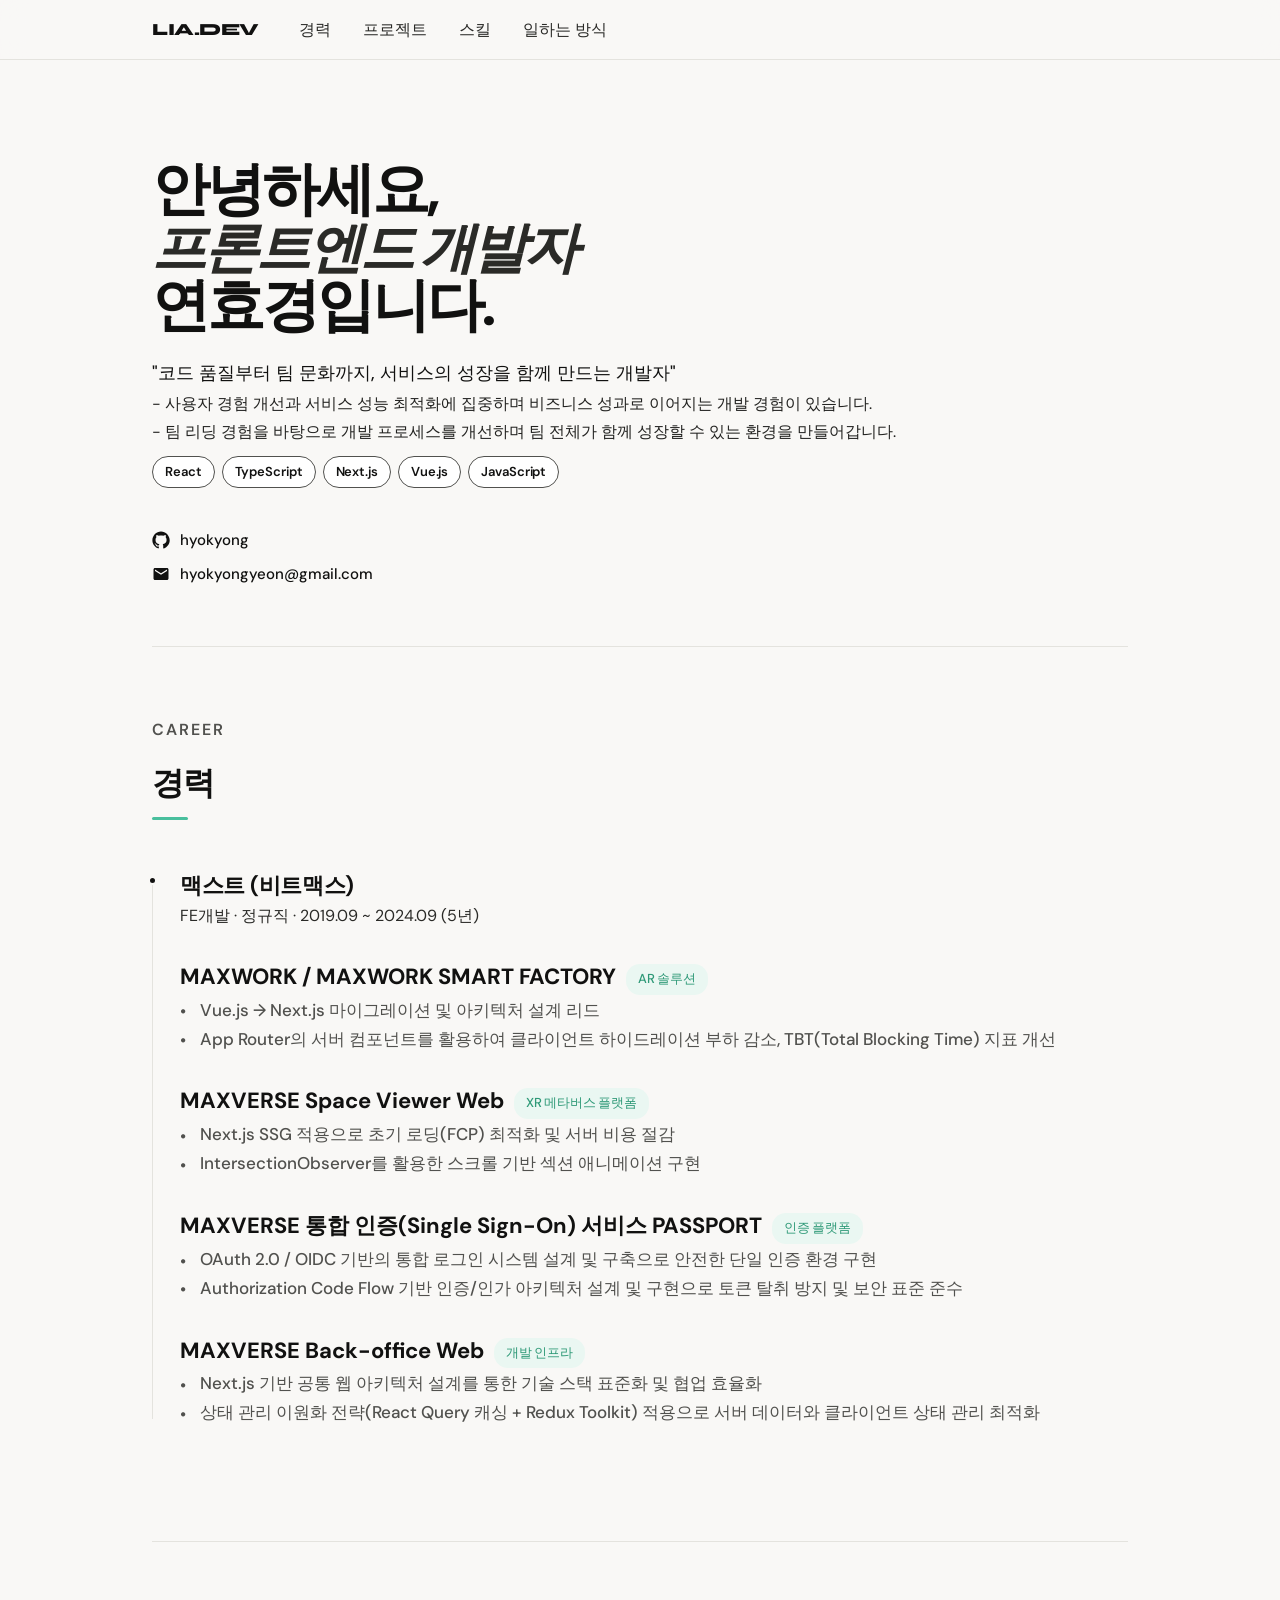
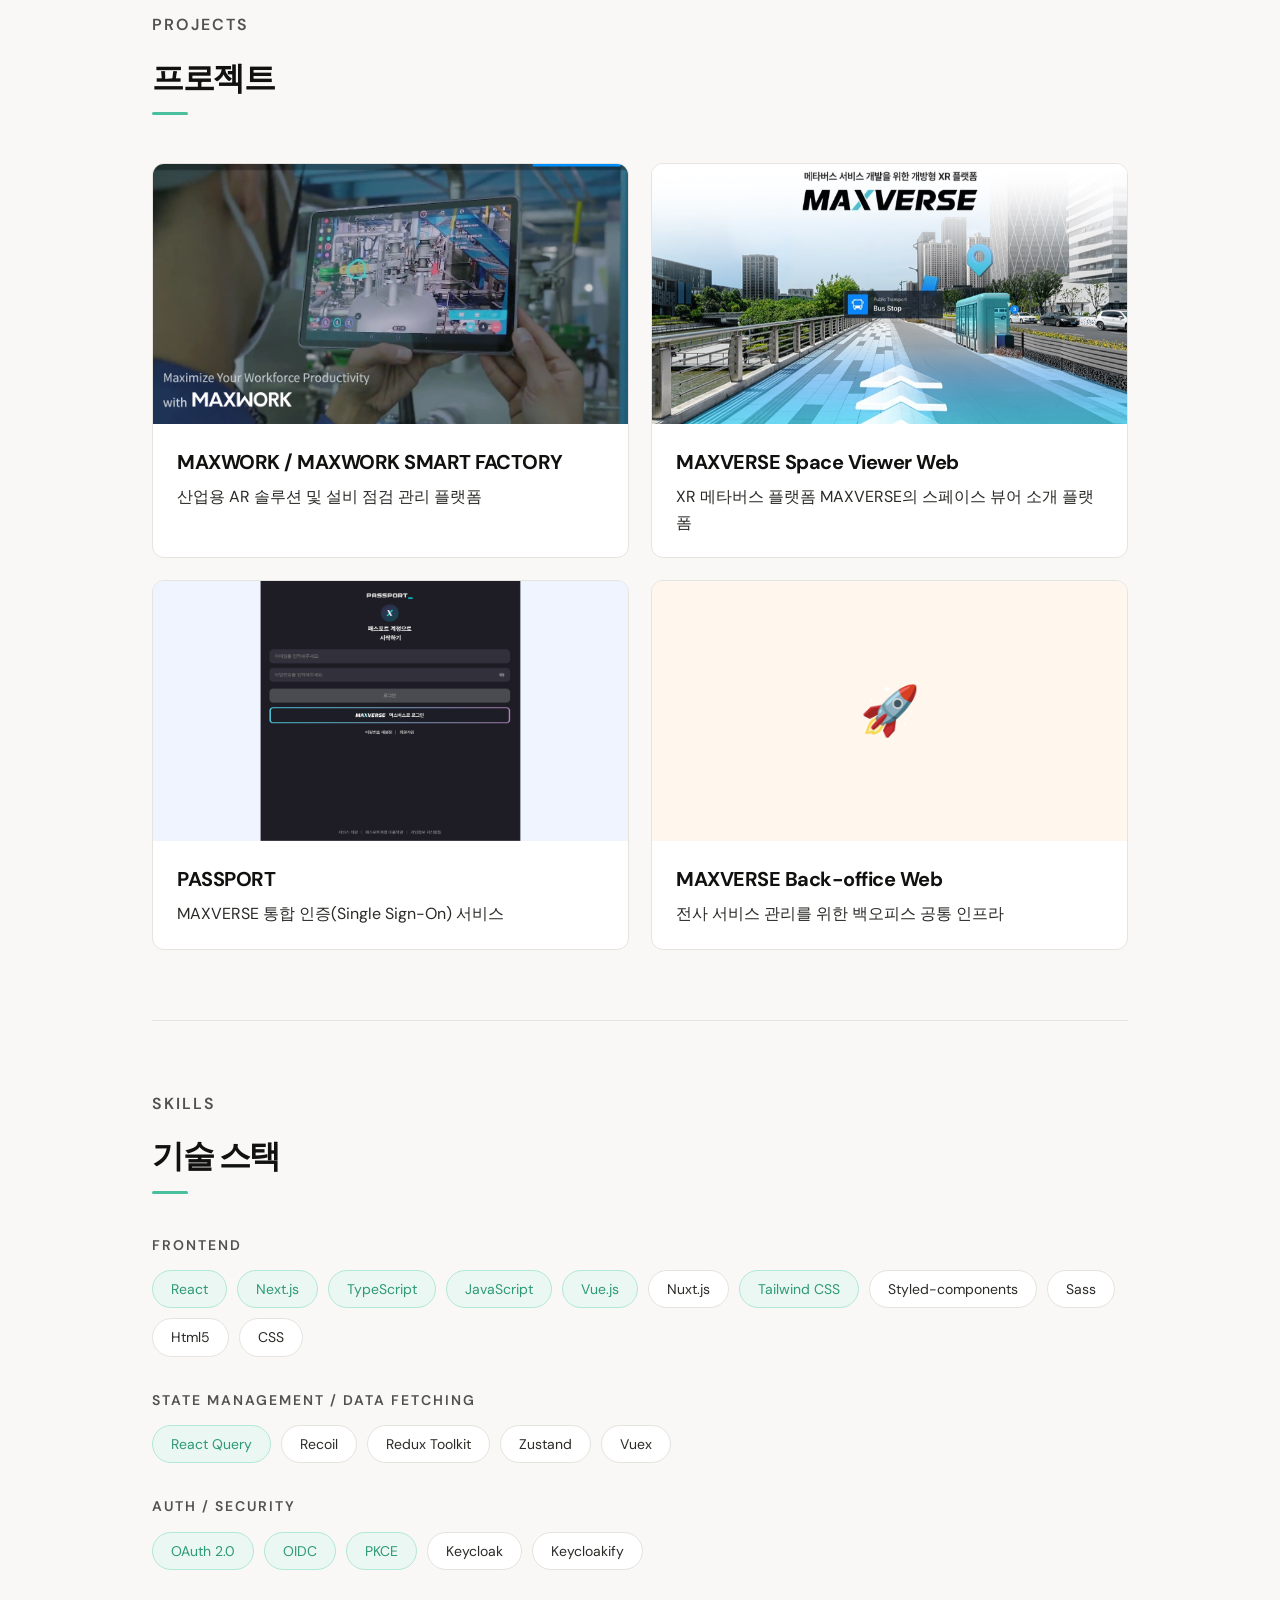
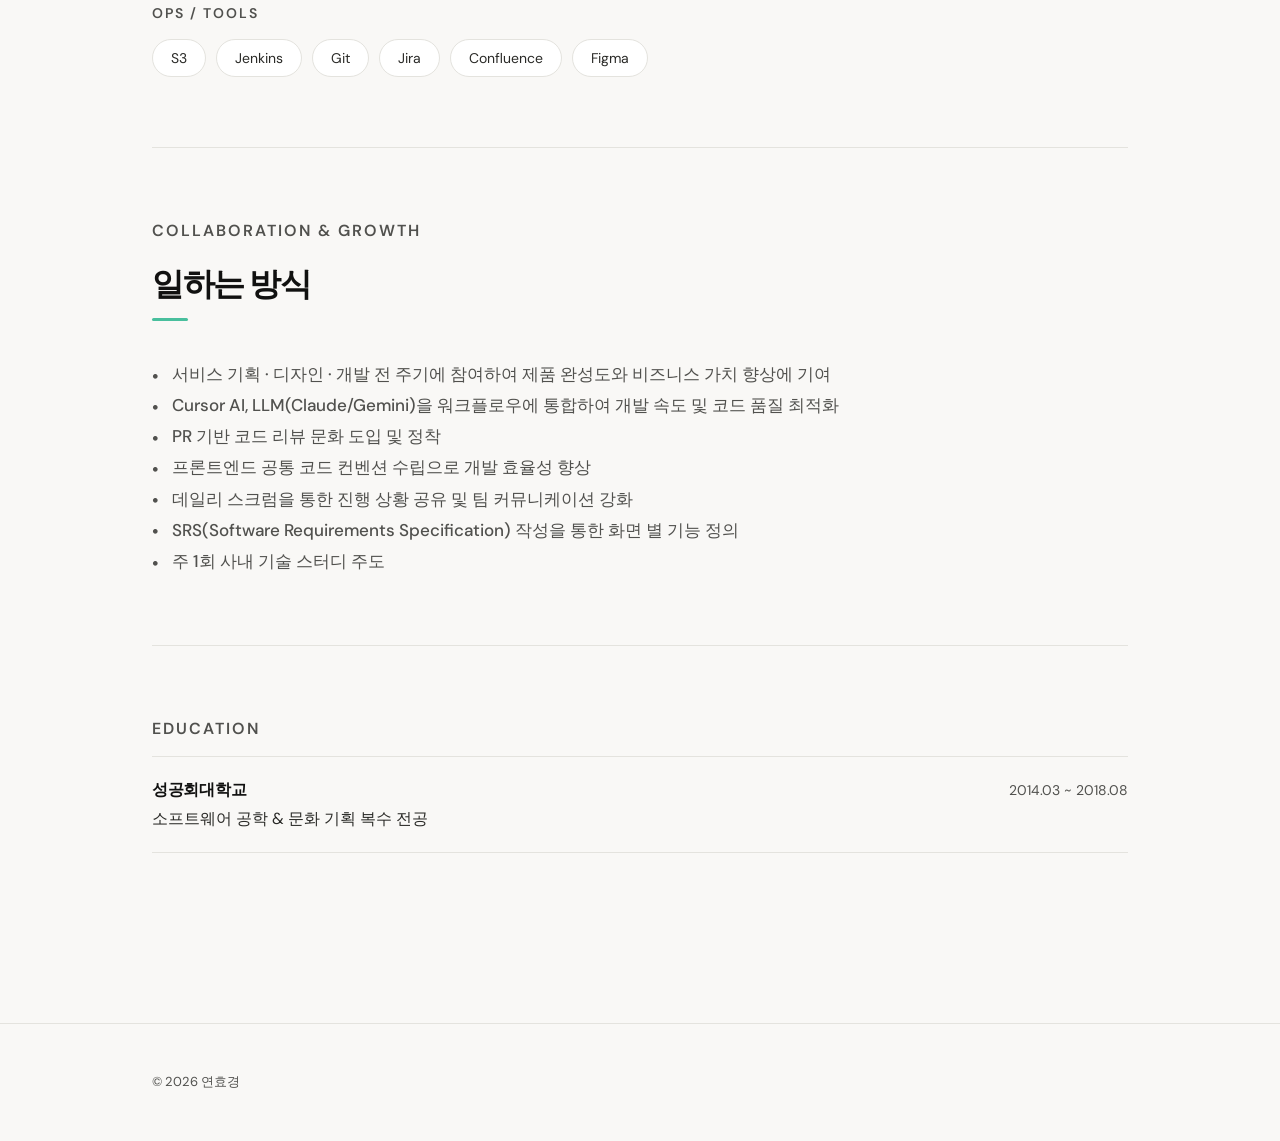
<file: index.html>
<!doctype html>
<html lang="ko">
  <head>
    <meta charset="UTF-8" />
    <meta name="viewport" content="width=device-width, initial-scale=1.0" />
    <title>연효경 — Frontend Developer</title>
    <link rel="preconnect" href="https://fonts.googleapis.com" />
    <link
      href="https://fonts.googleapis.com/css2?family=Syne:wght@400;700;800&family=DM+Sans:ital,opsz,wght@0,9..40,300;0,9..40,400;0,9..40,500;1,9..40,300&display=swap"
      rel="stylesheet"
    />
    <link rel="icon" href="favicon.svg" type="image/svg+xml" />
    <link rel="stylesheet" href="assets/css/style.css" />
  </head>
  <body>
    <!-- NAV -->
    <nav>
      <div class="container nav-inner">
        <a href="#" class="nav-logo">LIA.DEV</a>
        <ul class="nav-links">
          <li><a href="#career">경력</a></li>
          <li><a href="#projects">프로젝트</a></li>
          <li><a href="#skills">스킬</a></li>
          <li><a href="#study-culture">일하는 방식</a></li>
        </ul>
      </div>
    </nav>

    <!-- HERO -->
    <div class="container">
      <section id="hero" style="border: none">
        <h1 class="hero-title">
          안녕하세요,<br />
          <em>프론트엔드 개발자</em><br />
          연효경입니다.
        </h1>
        <p class="hero-sub">
          <strong
            >"코드 품질부터 팀 문화까지, 서비스의 성장을 함께 만드는
            개발자"</strong
          ><br />
          - 사용자 경험 개선과 서비스 성능 최적화에 집중하며 비즈니스 성과로
          이어지는 개발 경험이 있습니다.<br />
          - 팀 리딩 경험을 바탕으로 개발 프로세스를 개선하며 팀 전체가 함께
          성장할 수 있는 환경을 만들어갑니다.<br />
        </p>
        <div class="hero-tech">
          <span class="hero-tech-pill">React</span>
          <span class="hero-tech-pill">TypeScript</span>
          <span class="hero-tech-pill">Next.js</span>
          <span class="hero-tech-pill">Vue.js</span>
          <span class="hero-tech-pill">JavaScript</span>
        </div>
        <div class="hero-actions">
          <a
            href="https://github.com/hyokyong"
            target="_blank"
            class="btn"
            aria-label="GitHub"
          >
            <span class="btn-icon" aria-hidden="true">
              <svg viewBox="0 0 24 24" fill="currentColor">
                <path
                  d="M12 0.5C5.73 0.5 0.5 5.85 0.5 12.2c0 5.1 3.29 9.43 7.86 10.96.58.11.79-.26.79-.58v-2.02c-3.2.72-3.88-1.39-3.88-1.39-.52-1.33-1.28-1.68-1.28-1.68-1.05-.73.08-.72.08-.72 1.16.08 1.77 1.22 1.77 1.22 1.03 1.79 2.7 1.27 3.36.97.1-.76.4-1.27.73-1.56-2.55-.3-5.23-1.31-5.23-5.82 0-1.29.45-2.35 1.19-3.18-.12-.3-.52-1.52.11-3.17 0 0 .97-.32 3.18 1.2.92-.26 1.9-.39 2.88-.39.98 0 1.96.13 2.88.39 2.21-1.52 3.18-1.2 3.18-1.2.63 1.65.23 2.87.11 3.17.74.83 1.19 1.89 1.19 3.18 0 4.52-2.69 5.51-5.24 5.81.41.36.77 1.06.77 2.14v3.17c0 .32.21.69.8.58 4.56-1.53 7.85-5.86 7.85-10.96C23.5 5.85 18.27 0.5 12 0.5z"
                />
              </svg>
            </span>
            hyokyong
          </a>
          <div class="btn btn-static" aria-label="이메일">
            <span class="btn-icon" aria-hidden="true">
              <svg viewBox="0 0 24 24" fill="currentColor">
                <path
                  d="M20 4H4c-1.1 0-2 .9-2 2v12c0 1.1.9 2 2 2h16c1.1 0 2-.9 2-2V6c0-1.1-.9-2-2-2zm0 4l-8 5-8-5V6l8 5 8-5v2z"
                />
              </svg>
            </span>
            hyokyongyeon@gmail.com
          </span>
        </div>
      </section>
    </div>

    <div class="container">
      <!-- CAREER -->
      <section id="career">
        <p class="section-label">Career</p>
        <h2 class="section-title">경력</h2>
        <div class="section-title-underline"></div>
        <div class="timeline">
          <div class="timeline-item current">
            <div class="timeline-meta">
              <span class="timeline-company">맥스트 (비트맥스)</span>
            </div>
            <div class="timeline-info">
              FE개발 · 정규직 · 2019.09 ~ 2024.09 (5년)
            </div>

            <!-- MAXWORK -->
            <div class="timeline-title">
              MAXWORK / MAXWORK SMART FACTORY<span>AR 솔루션</span>
            </div>
            <p class="timeline-desc">
              Vue.js → Next.js 마이그레이션 및 아키텍처 설계 리드
            </p>
            <p class="timeline-desc">
              App Router의 서버 컴포넌트를 활용하여 클라이언트 하이드레이션 부하 감소, TBT(Total Blocking Time) 지표 개선
            </p>

            <!-- MAXVERSE Space Viewer Web -->
            <div class="timeline-title">
              MAXVERSE Space Viewer Web<span>XR 메타버스 플랫폼</span>
            </div>
            <p class="timeline-desc">
              Next.js SSG 적용으로 초기 로딩(FCP) 최적화 및 서버 비용 절감
            </p>
            <p class="timeline-desc">
              IntersectionObserver를 활용한 스크롤 기반 섹션 애니메이션 구현
            </p>

            <!-- PASSPORT -->
            <div class="timeline-title">
              MAXVERSE 통합 인증(Single Sign-On) 서비스 PASSPORT<span
                >인증 플랫폼</span
              >
            </div>
            <p class="timeline-desc">
              OAuth 2.0 / OIDC 기반의 통합 로그인 시스템 설계 및 구축으로 안전한
              단일 인증 환경 구현
            </p>
            <p class="timeline-desc">
              Authorization Code Flow 기반 인증/인가 아키텍처 설계 및 구현으로 토큰 탈취 방지 및 보안 표준 준수
            </p>

            <!-- MAXVERSE Back-office Web -->
            <div class="timeline-title">
              MAXVERSE Back-office Web<span>개발 인프라</span>
            </div>
            <p class="timeline-desc">
              Next.js 기반 공통 웹 아키텍처 설계를 통한 기술 스택 표준화 및 협업 효율화
            </p>
            <p class="timeline-desc">
              상태 관리 이원화 전략(React Query 캐싱 + Redux Toolkit) 적용으로 서버 데이터와 클라이언트 상태 관리 최적화
            </p>
          </div>
        </div>
      </section>

      <!-- PROJECTS -->
      <section id="projects">
        <p class="section-label">Projects</p>
        <h2 class="section-title">프로젝트</h2>
        <div class="section-title-underline"></div>
        <div class="projects-grid">
          <!-- 프로젝트 카드 — thumb: 이모지 또는 <img src="images/..."> -->

           <!-- MAXWORK -->
           <div class="project-card p2" onclick="openModal('p2')">
            <div class="project-thumb" style="background: #eff4ff">
              <img src="images/project-2.png" alt="maxwork" draggable="false" />
            </div>
            <div class="project-body">
              <div class="project-name">MAXWORK / MAXWORK SMART FACTORY</div>
              <p class="project-desc">
                산업용 AR 솔루션 및 설비 점검 관리 플랫폼
              </p>
            </div>
          </div>

          <!-- MAXVERSE Space Viewer Web -->
          <div class="project-card p4" onclick="openModal('p4')">
            <div class="project-thumb" style="background: #eff4ff">
              <img
                src="images/project-4.png"
                alt="maxverse-xr"
                draggable="false"
              />
            </div>
            <div class="project-body">
              <div class="project-name">MAXVERSE Space Viewer Web</div>
              <p class="project-desc">
                XR 메타버스 플랫폼 MAXVERSE의 스페이스 뷰어 소개 플랫폼
              </p>
            </div>
          </div>

           <!-- PASSPORT -->
          <div class="project-card p1" onclick="openModal('p1')">
            <div class="project-thumb" style="background: #eff4ff">
              <img
                src="images/project-1.png"
                alt="passport"
                draggable="false"
              />
            </div>
            <div class="project-body">
              <div class="project-name">PASSPORT</div>
              <p class="project-desc">
                MAXVERSE 통합 인증(Single Sign-On) 서비스
              </p>
            </div>
          </div>

          <!-- MAXVERSE Back-office Web -->
          <div class="project-card p3" onclick="openModal('p3')">
            <div class="project-thumb" style="background: #fff7ed">
              <span class="project-thumb-emoji">🚀</span>
            </div>
            <div class="project-body">
              <div class="project-name">MAXVERSE Back-office Web</div>
              <p class="project-desc">전사 서비스 관리를 위한 백오피스 공통 인프라</p>
            </div>
          </div>

        </div>
      </section>

      <!-- PROJECT MODAL DATA (HTML로 관리: desc/impact에 <br>, <b>, <strong> 사용 가능) -->
      <template id="project-p1">
        <div>
          <div class="project-title">MAXVERSE 통합 인증 서비스 PASSPORT</div>
          <div class="project-period">2023.1 ~ 2024.9</div>
          <div class="project-tags">
            <span class="project-tag">React.js</span>
            <span class="project-tag">TypeScript</span>
            <span class="project-tag">React Query</span>
            <span class="project-tag">Recoil</span>
            <span class="project-tag">Styled-components</span>
            <span class="project-tag">Keycloak</span>
            <span class="project-tag">Keycloakify</span>
          </div>
          <ul class="project-desc">
            <li>
              <b
                >OAuth 2.0 / OIDC(OpenID Connect) 기반 통합 로그인 시스템 설계 및 구축으로
                안전한 단일 인증 환경 구현</b
              >
            </li>
            <li>
              <b>Authorization Code Flow 기반 인증/인가 아키텍처 설계 및 구현으로 토큰 탈취 방지 및 보안 표준 준수</b>
            </li>
            <li>
              <b>PKCE(Proof Key for Code Exchange)</b> 도입을 통한 코드 탈취 방어 및 토큰 관리 강화
            </li>
            <li><b>OpenID Connect 표준 기반의 토큰 관리 및 자동 갱신 로직 구현</b>으로 사용자 세션 유지</li>
            <li>
              <b>서드파티 로그인 연동</b>을 위한 로그인 · 회원가입 · 서비스 가입 ·
              프로필 등 <b>인증 전 주기 기능 구현</b>
            </li>
            <li>
              <b>Keycloak Context 데이터를 React Props로 매핑하여 Freemarker UI 커스터마이징</b>
            </li>
            <li>
              개발자 센터 · 연동 가이드 문서와 연계하여 SSO 서비스 전체 구조
              완성에 기여
            </li>
            <li>
              RAPA(한국전파진흥협회) 기술 피드백 대응 전담 및 요구사항 반영
            </li>
          </ul>

        </div>
      </template>

      <template id="project-p2">
        <div>
          <div class="project-title">MAXWORK / MAXWORK SMART FACTORY</div>
          <div class="project-period">2019.9 ~ 2022.9, 2024.3 ~ 2024.9</div>
          <div class="project-tags">
            <span class="project-tag">Vue.js</span>
            <span class="project-tag">Nuxt.js</span>
            <span class="project-tag">JavaScript</span>
            <span class="project-tag">Vuex</span>
            <span class="project-tag">Sass</span>
            <span class="project-tag">Next.js</span>
            <span class="project-tag">TypeScript</span>
            <span class="project-tag">React-Query</span>
            <span class="project-tag">Recoil</span>
            <span class="project-tag">Styled-components</span>
          </div>
          <ul class="project-desc">
            <li><b>Vue.js → Next.js 마이그레이션 및 아키텍처 설계 리드</b></li>
            <li>
              <b>
                App Router의 서버 컴포넌트를 활용하여 클라이언트 하이드레이션 부하 감소, TBT(Total Blocking Time) 지표 개선</b>
              </b>
            </li>
            <li>
              <b>React Query, Recoil</b>을 활용한 <b>서버-클라이언트 상태 분리로 데이터 캐싱 효율화 및 API 통신 최적화</b>
            </li>
            <li>12종의 UI분기를 <b>객체 매핑 기반의 패턴으로 구조화</b>, <b>dynamic import를 적용하여 LCP(Largest Contentful Paint) 최적화</b>
            <li>
              <b>Unity-Web Bridge 모듈 구축</b>및 <b>Brotli 압축 최적화를 통한 로딩 시간 단축</b>
            </li>
            <li>
              <b>Vuex Action 비동기 처리 로직 모듈화</b>하여 코드 가독성 및 재사용성 개선
            </li>
            <li><b>맥스트 디자인 시스템 적용</b> 및 <b>재사용 공통 컴포넌트 구현</b></li>
            <li><b>Sass의 중첩, 믹스인 함수</b>를 통해 CSS 재사용성 및 유지보수 편의성 증대</li>
            <li>i18n 라이브러리를 활용한 한/영 <b>다국어 대응 및 확장 가능한 언어관리 체계 구축</b></li>
            <li>
              DSME(대우조선해양) 등 B2B 고객사 구축형 솔루션 개발 및 대응, 매출 증대 직접
              기여
            </li>
          </ul>

        </div>
      </template>

      <template id="project-p3">
        <div>
          <div class="project-title">MAXVERSE Back-office Web</div>
          <div class="project-period">2023.6 ~ 2023.8</div>
          <div class="project-tags">
            <span class="project-tag">Next.js</span>
            <span class="project-tag">TypeScript</span>
            <span class="project-tag">React-Query</span>
            <span class="project-tag">Redux-toolkit</span>
            <span class="project-tag">Styled-components</span>
            <span class="project-tag">Ant-design</span>
          </div>
          <ul class="project-desc">
            <li><b>Next.js 기반 공통 웹 아키텍처 설계</b>를 통한 기술 스택 표준화 및 협업 효율화</b></li>
            <li>
              <b>OIDC(OpenID Connect) 기반 인증 시스템 및 토큰 생명주기 관리</b> 로직 구현으로 보안성 및 세션 유지 UX 강화
            </li>
            <li>
              <b>React Query 커스텀 훅 기반 데이터 페칭 인터페이스 표준화</b>로 데이터 호출/가공/에러 처리 로직의 재사용성 극대화
            </li>
            <li>
              <b>상태 관리 이원화 전략(React Query 캐싱 + Redux Toolkit)</b> 적용으로 서버 데이터와 클라이언트 상태 관리 최적화
            </li>
            <li>
              공통 베이스 아키텍처를 <b>Maxwork, Maxverse 프로젝트로 확장 적용하여 개발 리소스 절감 및 유지보수 일관성 확보</b>
            </li>
          </ul>

        </div>
      </template>

      <template id="project-p4">
        <div>
          <div class="project-title">Maxverse Web</div>
          <div class="project-period">2023.7 ~ 2024.9</div>
          <div class="project-tags">
            <span class="project-tag">Next.js</span>
            <span class="project-tag">TypeScript</span>
            <span class="project-tag">React-Query</span>
            <span class="project-tag">Redux-toolkit</span>
            <span class="project-tag">Recoil</span>
            <span class="project-tag">Styled-components</span>
          </div>
          <ul class="project-desc">
            <li>
                <b>Next.js SSG 적용으로 초기 로딩(FCP) 최적화 및 서버 비용 절감
              </b>
            </li>
            <li>
              <b>IntersectionObserver</b>를 활용한
              <b>스크롤 기반 섹션 애니메이션 구현</b>
            </li>
            <li><b>Tailwind CSS</b>의 Utility Class를 활용하여 <b>UI 개발 생산성 향상</b></li>
            <li><b>정적 파일용 리소스 서버</b>를 활용하여 이미지를 불러와 <b>LCP 지표 단축</b></li>
            <li><b>React Hook Form</b>을 활용하여 <b>비제어 컴포넌트 방식으로 폼 상태를 관리</b>하고 불필요한 리렌더링 최소화</li>
            <li>미디어 쿼리 및 유연한 레이아웃 구성을 통한 <b>모바일 반응형 UI 구현</b></li>
            <li>
              <b>시맨틱 마크업</b> 설계 및 동적 메타 데이터·사이트맵 자동화 적용을 통한 <b>검색 엔진 최적화(SEO)</b>
            </li>
            <li>
              Unity WebGL XR 뷰어 연동 및
              <b>JS ↔ Unity 양방향 통신 처리 구축</b>
            </li>
            <li>
              <b>Google Sheets API 연동</b>을 통한 문구 관리 자동화로 단순 수정 목적의 배포 빈도 절감
            </li>
          </ul>

        </div>
      </template>

      <!-- SKILLS -->
      <section id="skills">
        <p class="section-label">Skills</p>
        <h2 class="section-title">기술 스택</h2>
        <div class="section-title-underline"></div>

        <!-- 카테고리 추가 시 아래 .skill-group 블록 복사 -->
        <div class="skill-group">
          <div class="skill-group-label">Frontend</div>
          <div class="skill-pills">
            <span class="skill-pill primary">React</span>
            <span class="skill-pill primary">Next.js</span>
            <span class="skill-pill primary">TypeScript</span>
            <span class="skill-pill primary">JavaScript</span>
            <span class="skill-pill primary">Vue.js</span>
            <span class="skill-pill">Nuxt.js</span>
            <span class="skill-pill primary">Tailwind CSS</span>
            <span class="skill-pill">Styled-components</span>
            <span class="skill-pill">Sass</span>
            <span class="skill-pill">Html5</span>
            <span class="skill-pill">CSS</span>
          </div>
        </div>

        <div class="skill-group">
          <div class="skill-group-label">State Management / Data Fetching</div>
          <div class="skill-pills">
            <span class="skill-pill primary">React Query</span>
            <span class="skill-pill">Recoil</span>
            <span class="skill-pill">Redux Toolkit</span>
            <span class="skill-pill">Zustand</span>
            <span class="skill-pill">Vuex</span>
          </div>
        </div>

        <div class="skill-group">
          <div class="skill-group-label">AUTH / SECURITY</div>
          <div class="skill-pills">
            <span class="skill-pill primary">OAuth 2.0</span>
            <span class="skill-pill primary">OIDC</span>
            <span class="skill-pill primary">PKCE</span>
            <span class="skill-pill">Keycloak</span>
            <span class="skill-pill">Keycloakify</span>
          </div>
        </div>

        <div class="skill-group">
          <div class="skill-group-label">Ops / Tools</div>
          <div class="skill-pills">
            <span class="skill-pill">S3</span>
            <span class="skill-pill">Jenkins</span>
            <span class="skill-pill">Git</span>
            <span class="skill-pill">Jira</span>
            <span class="skill-pill">Confluence</span>
            <span class="skill-pill">Figma</span>
          </div>
        </div>
      </section>

      <!-- STUDY & CULTURE -->
      <section id="study-culture">
        <p class="section-label">Collaboration & Growth</p>
        <h2 class="section-title">일하는 방식</h2>
        <div class="section-title-underline"></div>
        <div class="study-culture-items">
          <div class="study-culture-item">
            서비스 기획 · 디자인 · 개발 전 주기에 참여하여 제품 완성도와
            비즈니스 가치 향상에 기여
          </div>
          <div class="study-culture-item">
            Cursor AI, LLM(Claude/Gemini)을 워크플로우에 통합하여 개발 속도 및
            코드 품질 최적화
          </div>
          <div class="study-culture-item">
            PR 기반 코드 리뷰 문화 도입 및 정착
          </div>
          <div class="study-culture-item">
            프론트엔드 공통 코드 컨벤션 수립으로 개발 효율성 향상
          </div>
          <div class="study-culture-item">
            데일리 스크럼을 통한 진행 상황 공유 및 팀 커뮤니케이션 강화
          </div>
          <div class="study-culture-item">
            SRS(Software Requirements Specification) 작성을 통한 화면 별 기능 정의
          </div>
          <div class="study-culture-item">주 1회 사내 기술 스터디 주도</div>
        </div>
      </section>

      <!-- EDUCATION -->
      <section id="education">
        <p class="section-label">Education</p>
        <div class="edu-item">
          <div>
            <div class="edu-school">성공회대학교</div>
            <div class="edu-major">소프트웨어 공학 & 문화 기획 복수 전공</div>
          </div>
          <div class="edu-period">2014.03 ~ 2018.08</div>
        </div>
        <!-- 학력 추가 시 위 .edu-item 블록 복사 -->
      </section>
    </div>

    <!-- FOOTER -->
    <footer>
      <div class="container">
        <div class="footer-inner">
          <p class="footer-copy">© 2026 연효경</p>
        </div>
      </div>
    </footer>

    <!-- MODAL -->
    <div class="modal-overlay" id="modal-overlay" onclick="closeModal(event)">
      <div class="modal">
        <div class="modal-content">
          <div class="modal-header">
            <div>
              <div class="modal-title" id="m-title"></div>
              <div class="modal-period" id="m-period"></div>
            </div>
            <button class="modal-close" onclick="closeModalDirect()">✕</button>
          </div>
          <p class="modal-section-title">기술 스택</p>
          <div class="modal-tags" id="m-tags"></div>
          <p class="modal-section-title">프로젝트 소개</p>
          <div class="modal-desc" id="m-desc"></div>
        </div>
      </div>
    </div>

    <script src="assets/js/main.js"></script>
  </body>
</html>
</file>
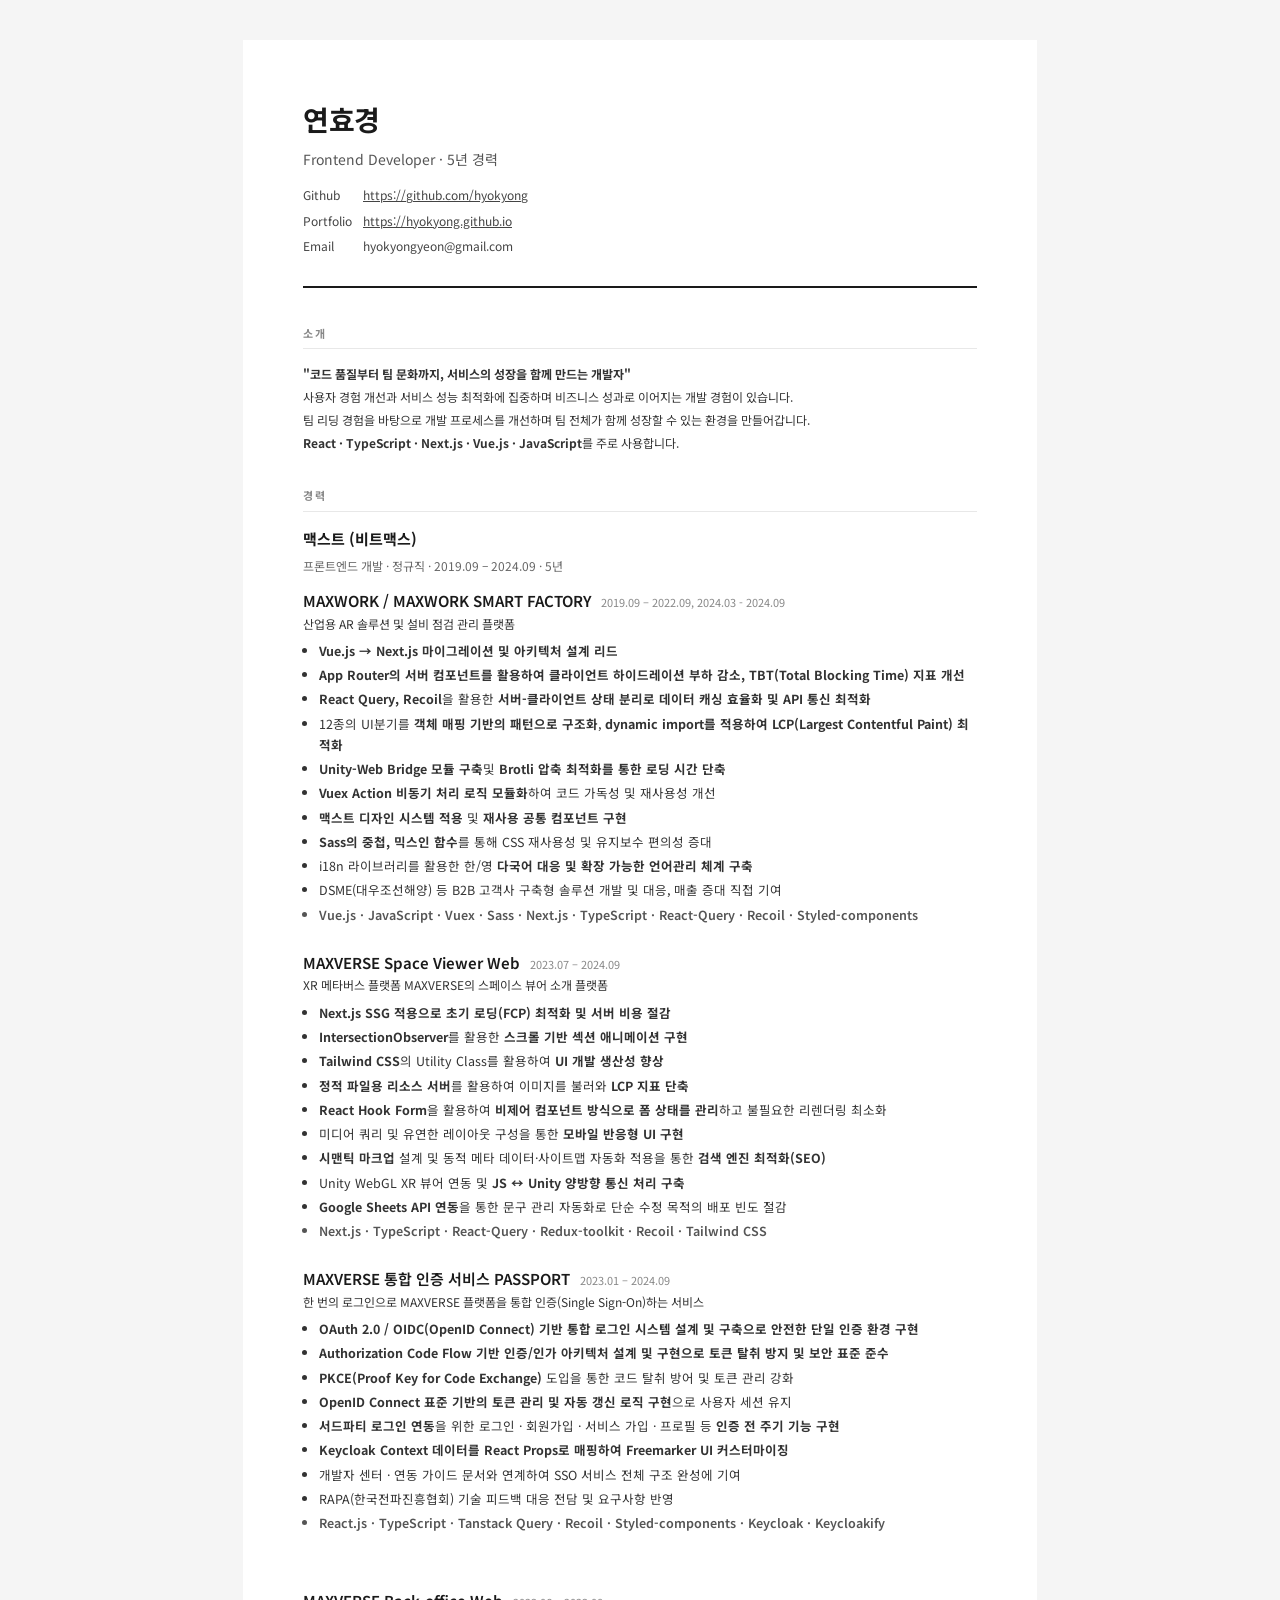
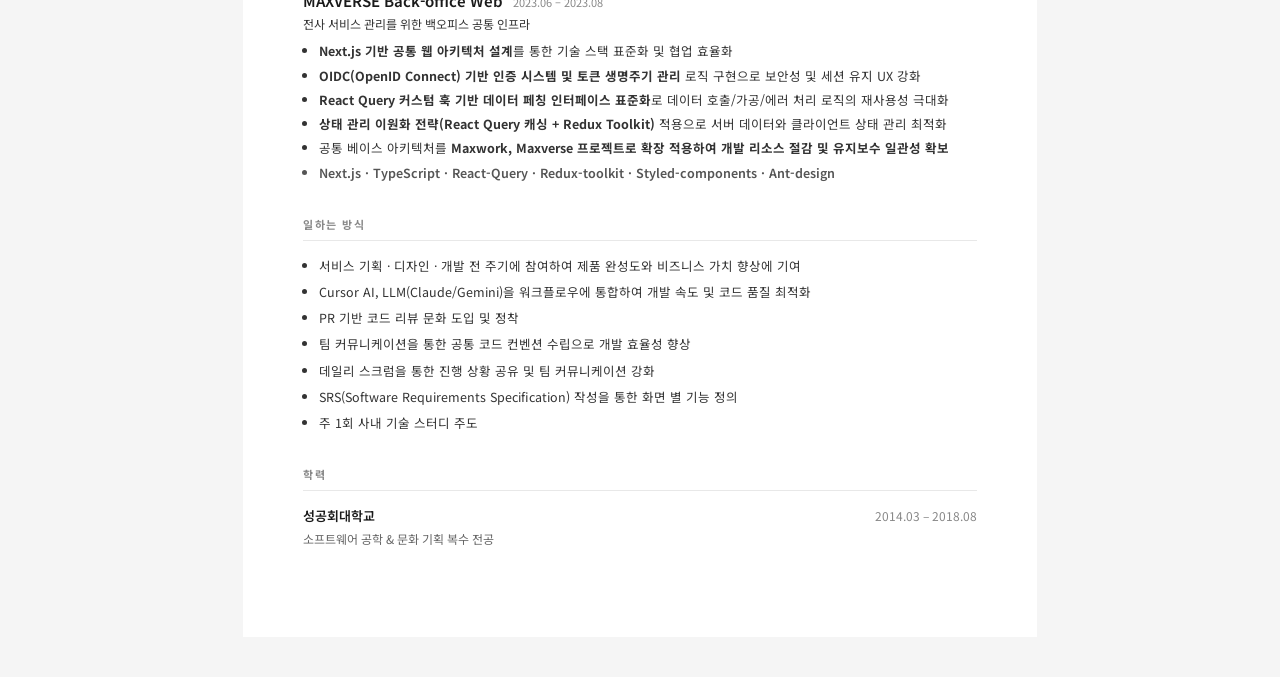
<file: resume_yeon_hyokyeong.html>
<!doctype html>
<html lang="ko">
  <head>
    <meta charset="UTF-8" />
    <meta name="viewport" content="width=device-width, initial-scale=1.0" />
    <title>연효경 이력서</title>
    <style>
      @import url("https://fonts.googleapis.com/css2?family=Noto+Sans+KR:wght@300;400;500;700&display=swap");

      * {
        margin: 0;
        padding: 0;
        box-sizing: border-box;
      }

      body {
        font-family: "Noto Sans KR", sans-serif;
        font-size: 13px;
        color: #1a1a1a;
        background: #f5f5f5;
        line-height: 1.7;
      }

      .page {
        width: 794px;
        margin: 40px auto;
        background: #fff;
        padding: 56px 60px;
      }

      /* Header */
      .header {
        margin-bottom: 36px;
        border-bottom: 2px solid #1a1a1a;
        padding-bottom: 24px;
      }
      .header h1 {
        font-size: 28px;
        font-weight: 700;
        letter-spacing: -0.5px;
        margin-bottom: 4px;
      }
      .header .role {
        font-size: 14px;
        color: #555;
        margin-bottom: 14px;
      }
      .header .contact {
        display: flex;
        gap: 20px;
        font-size: 12px;
        color: #444;
        margin-bottom: 5px;

        span:first-child {
          width: 40px;
        }
      }
      .header .contact a {
        color: #444;
        /* text-decoration: none; */
      }

      /* Section */
      section {
        margin-bottom: 32px;
      }
      .section-title {
        font-size: 11px;
        font-weight: 700;
        letter-spacing: 1.5px;
        text-transform: uppercase;
        color: #888;
        margin-bottom: 14px;
        padding-bottom: 6px;
        border-bottom: 1px solid #e8e8e8;
      }

      /* Intro */
      .intro p {
        font-size: 12px;
        color: #333;
        line-height: 1.9;
      }

      /* Career */
      .career-item {
        margin-bottom: 28px;
      }
      .career-header {
        display: flex;
        justify-content: space-between;
        align-items: baseline;
        margin-bottom: 4px;
      }
      .company {
        font-size: 15px;
        font-weight: 700;
      }
      .period {
        font-size: 12px;
        color: #888;
      }
      .career-role {
        font-size: 12px;
        color: #666;
        margin-bottom: 12px;
      }

      .project {
        margin-bottom: 25px;
        padding-left: 0;
      }
      .project-name {
        font-size: 15px;
        font-weight: 600;
        color: #1a1a1a;
      }
      .project-name span {
        font-size: 11px;
        font-weight: 400;
        color: #888;
        margin-left: 6px;
      }
      .project-desc {
        font-size: 12px;
        color: #333;
        margin-bottom: 6px;
      }
      .project ul {
        padding-left: 16px;
      }
      .project ul li {
        font-size: 12.5px;
        color: #333;
        margin-bottom: 3px;
        list-style: disc;
      }
      .project ul li.tech-stack {
        font-weight: 600;
        color: #555;
      }

      /* Skills */
      .skills-grid {
        display: grid;
        grid-template-columns: 120px 1fr;
        gap: 8px 0;
      }
      .skill-label {
        font-size: 12px;
        font-weight: 600;
        color: #555;
        padding-top: 2px;
      }
      .skill-tags {
        display: flex;
        flex-wrap: wrap;
        gap: 6px;
      }
      .tag {
        font-size: 11px;
        background: #f2f2f2;
        color: #333;
        padding: 3px 9px;
        border-radius: 3px;
      }

      /* Collaboration */
      .collab-list {
        padding-left: 16px;
      }
      .collab-list li {
        font-size: 12.5px;
        color: #333;
        margin-bottom: 5px;
        list-style: disc;
      }

      /* Education */
      .edu-item {
        display: flex;
        justify-content: space-between;
        align-items: baseline;
      }
      .edu-name {
        font-size: 13px;
        font-weight: 600;
      }
      .edu-detail {
        font-size: 12px;
        color: #666;
        margin-top: 2px;
      }

      @media print {
        body {
          background: #fff;
        }
        .page {
          margin: 0;
          padding: 48px 52px;
          box-shadow: none;
        }
      }
    </style>
  </head>
  <body>
    <div class="page">
      <!-- Header -->
      <div class="header">
        <h1>연효경</h1>
        <div class="role">Frontend Developer · 5년 경력</div>
        <div class="contact">
          <span>Github</span>
          <a href="https://github.com/hyokyong" target="_blank">
            https://github.com/hyokyong
          </a>
        </div>
        <div class="contact">
          <span>Portfolio</span>
          <a href="https://hyokyong.github.io" target="_blank">
            https://hyokyong.github.io
          </a>
        </div>
        <div class="contact">
          <span>Email</span>
          <span>hyokyongyeon@gmail.com</span>
        </div>
      </div>

      <!-- 소개 -->
      <section class="intro">
        <div class="section-title">소개</div>
        <p>
          <b>"코드 품질부터 팀 문화까지, 서비스의 성장을 함께 만드는 개발자"</b
          ><br />
          사용자 경험 개선과 서비스 성능 최적화에 집중하며 비즈니스 성과로
          이어지는 개발 경험이 있습니다.<br />
          팀 리딩 경험을 바탕으로 개발 프로세스를 개선하며 팀 전체가 함께 성장할
          수 있는 환경을 만들어갑니다.<br />
          <b>React · TypeScript · Next.js · Vue.js · JavaScript</b>를 주로
          사용합니다.
        </p>
      </section>

      <!-- 경력 -->
      <section>
        <div class="section-title">경력</div>
        <div class="career-item">
          <div class="career-header">
            <span class="company">맥스트 (비트맥스)</span>
          </div>
          <div class="career-role">
            프론트엔드 개발 · 정규직 · 2019.09 – 2024.09 · 5년
          </div>

          <!-- MAXWORK -->
          <div class="project">
            <div class="project-name">
              MAXWORK / MAXWORK SMART FACTORY
              <span>2019.09 – 2022.09, 2024.03 - 2024.09</span>
            </div>
            <p class="project-desc">산업용 AR 솔루션 및 설비 점검 관리 플랫폼</p>
            <ul>
              <li><b>Vue.js → Next.js 마이그레이션 및 아키텍처 설계 리드</b></li>
              <li>
                <b>
                  App Router의 서버 컴포넌트를 활용하여 클라이언트 하이드레이션 부하 감소, TBT(Total Blocking Time) 지표 개선</b>
                </b>
              </li>
              <li>
                <b>React Query, Recoil</b>을 활용한 <b>서버-클라이언트 상태 분리로 데이터 캐싱 효율화 및 API 통신 최적화</b>
              </li>
              <li>12종의 UI분기를 <b>객체 매핑 기반의 패턴으로 구조화</b>, <b>dynamic import를 적용하여 LCP(Largest Contentful Paint) 최적화</b>
              <li>
                <b>Unity-Web Bridge 모듈 구축</b>및 <b>Brotli 압축 최적화를 통한 로딩 시간 단축</b>
              </li>
              <li>
                <b>Vuex Action 비동기 처리 로직 모듈화</b>하여 코드 가독성 및 재사용성 개선
              </li>
              <li><b>맥스트 디자인 시스템 적용</b> 및 <b>재사용 공통 컴포넌트 구현</b></li>
              <li><b>Sass의 중첩, 믹스인 함수</b>를 통해 CSS 재사용성 및 유지보수 편의성 증대</li>
              <li>i18n 라이브러리를 활용한 한/영 <b>다국어 대응 및 확장 가능한 언어관리 체계 구축</b></li>
              <li>
                DSME(대우조선해양) 등 B2B 고객사 구축형 솔루션 개발 및 대응, 매출 증대 직접
                기여
              </li>
              <li class="tech-stack">
                Vue.js · JavaScript · Vuex · Sass · Next.js · TypeScript ·
                React-Query · Recoil · Styled-components
              </li>
            </ul>
          </div>

          <!-- MAXVERSE Web -->
          <div class="project">
            <div class="project-name">
              MAXVERSE Space Viewer Web <span>2023.07 – 2024.09</span>
            </div>
            <p class="project-desc">
              XR 메타버스 플랫폼 MAXVERSE의 스페이스 뷰어 소개 플랫폼
            </p>
            <ul>
              <li>
                  <b>Next.js SSG 적용으로 초기 로딩(FCP) 최적화 및 서버 비용 절감
                </b>
              </li>
              <li>
                <b>IntersectionObserver</b>를 활용한
                <b>스크롤 기반 섹션 애니메이션 구현</b>
              </li>
              <li><b>Tailwind CSS</b>의 Utility Class를 활용하여 <b>UI 개발 생산성 향상</b></li>
              <li><b>정적 파일용 리소스 서버</b>를 활용하여 이미지를 불러와 <b>LCP 지표 단축</b></li>
              <li><b>React Hook Form</b>을 활용하여 <b>비제어 컴포넌트 방식으로 폼 상태를 관리</b>하고 불필요한 리렌더링 최소화</li>
              <li>미디어 쿼리 및 유연한 레이아웃 구성을 통한 <b>모바일 반응형 UI 구현</b></li>
              <li>
                <b>시맨틱 마크업</b> 설계 및 동적 메타 데이터·사이트맵 자동화 적용을 통한 <b>검색 엔진 최적화(SEO)</b>
              </li>
              <li>
                Unity WebGL XR 뷰어 연동 및
                <b>JS ↔ Unity 양방향 통신 처리 구축</b>
              </li>
              <li>
                <b>Google Sheets API 연동</b>을 통한 문구 관리 자동화로 단순 수정 목적의 배포 빈도 절감
              </li>
              <li class="tech-stack">
                Next.js · TypeScript · React-Query · Redux-toolkit · Recoil ·
                Tailwind CSS
              </li>
            </ul>
          </div>

          <!-- PASSPORT -->
          <div class="project">
            <div class="project-name">
              MAXVERSE 통합 인증 서비스 PASSPORT <span>2023.01 – 2024.09</span>
            </div>
            <p class="project-desc">
              한 번의 로그인으로 MAXVERSE 플랫폼을 통합 인증(Single Sign-On)하는
              서비스
            </p>
            <ul>
              <li>
                <b
                  >OAuth 2.0 / OIDC(OpenID Connect) 기반 통합 로그인 시스템 설계 및 구축으로
                  안전한 단일 인증 환경 구현</b
                >
              </li>
              <li>
                <b>Authorization Code Flow 기반 인증/인가 아키텍처 설계 및 구현으로 토큰 탈취 방지 및 보안 표준 준수</b>
              </li>
              <li>
                <b>PKCE(Proof Key for Code Exchange)</b> 도입을 통한 코드 탈취 방어 및 토큰 관리 강화
              </li>
              <li><b>OpenID Connect 표준 기반의 토큰 관리 및 자동 갱신 로직 구현</b>으로 사용자 세션 유지</li>
              <li>
                <b>서드파티 로그인 연동</b>을 위한 로그인 · 회원가입 · 서비스 가입 ·
                프로필 등 <b>인증 전 주기 기능 구현</b>
              </li>
              <li>
                <b>Keycloak Context 데이터를 React Props로 매핑하여 Freemarker UI 커스터마이징</b>
              </li>
              <li>
                개발자 센터 · 연동 가이드 문서와 연계하여 SSO 서비스 전체 구조
                완성에 기여
              </li>
              <li>
                RAPA(한국전파진흥협회) 기술 피드백 대응 전담 및 요구사항 반영
              </li>
              <li class="tech-stack">
                React.js · TypeScript · Tanstack Query · Recoil ·
                Styled-components · Keycloak · Keycloakify
              </li>
            </ul>
          </div>

          <!-- Back-office -->
          <div class="project">
            <div class="project-name" style="padding-top: 30px;">
              MAXVERSE Back-office Web <span>2023.06 – 2023.08</span>
            </div>
            <p class="project-desc">전사 서비스 관리를 위한 백오피스 공통 인프라</p>
            <ul>
              <li><b>Next.js 기반 공통 웹 아키텍처 설계</b>를 통한 기술 스택 표준화 및 협업 효율화</b></li>
              <li>
                <b>OIDC(OpenID Connect) 기반 인증 시스템 및 토큰 생명주기 관리</b> 로직 구현으로 보안성 및 세션 유지 UX 강화
              </li>
              <li>
                <b>React Query 커스텀 훅 기반 데이터 페칭 인터페이스 표준화</b>로 데이터 호출/가공/에러 처리 로직의 재사용성 극대화
              </li>
              <li>
                <b>상태 관리 이원화 전략(React Query 캐싱 + Redux Toolkit)</b> 적용으로 서버 데이터와 클라이언트 상태 관리 최적화
              </li>
              <li>
                공통 베이스 아키텍처를 <b>Maxwork, Maxverse 프로젝트로 확장 적용하여 개발 리소스 절감 및 유지보수 일관성 확보</b>
              </li>
              <li class="tech-stack">
                Next.js · TypeScript · React-Query · Redux-toolkit ·
                Styled-components · Ant-design
              </li>
            </ul>
          </div>

        </div>
      </section>

      <!-- 일하는 방식 -->
      <section>
        <div class="section-title">일하는 방식</div>
        <ul class="collab-list">
          <li>
            서비스 기획 · 디자인 · 개발 전 주기에 참여하여 제품 완성도와
            비즈니스 가치 향상에 기여
          </li>
          <li>
            Cursor AI, LLM(Claude/Gemini)을 워크플로우에 통합하여 개발 속도 및
            코드 품질 최적화
          </li>
          <li>PR 기반 코드 리뷰 문화 도입 및 정착</li>
          <li>
            팀 커뮤니케이션을 통한 공통 코드 컨벤션 수립으로 개발 효율성 향상
          </li>
          <li>데일리 스크럼을 통한 진행 상황 공유 및 팀 커뮤니케이션 강화</li>
          <li>
            SRS(Software Requirements Specification) 작성을 통한 화면 별 기능
            정의
          </li>
          <li>주 1회 사내 기술 스터디 주도</li>
        </ul>
      </section>

      <!-- 학력 -->
      <section>
        <div class="section-title">학력</div>
        <div class="edu-item">
          <div>
            <div class="edu-name">성공회대학교</div>
            <div class="edu-detail">
              소프트웨어 공학 &amp; 문화 기획 복수 전공
            </div>
          </div>
          <span class="period">2014.03 – 2018.08</span>
        </div>
      </section>
    </div>
  </body>
</html>
</file>
<file: assets/css/style.css>
:root {
  --bg: #f9f8f6;
  --surface: #ffffff;
  --text: #111110;
  --muted: #2a2a27;
  --subtitle: #232321;
  --subtle: #51514e;
  --border: #e4e3de;
  --accent-soft: #f0efe9;
  --blue: #1a56db;
  --radius: 12px;
  --radius-sm: 8px;
}

*,
*::before,
*::after {
  box-sizing: border-box;
  margin: 0;
  padding: 0;
}
html {
  scroll-behavior: smooth;
}
body {
  font-family: "DM Sans", sans-serif;
  background: var(--bg);
  color: var(--text);
  font-size: 16px;
  line-height: 1.6;
  -webkit-font-smoothing: antialiased;
}

/* ── NAV ── */
nav {
  position: fixed;
  top: 0;
  left: 0;
  right: 0;
  z-index: 100;
  height: 60px;
  padding: 0;
  display: flex;
  justify-content: center;
  align-items: center;
  background: rgba(249, 248, 246, 0.88);
  backdrop-filter: blur(12px);
  border-bottom: 1px solid var(--border);
}
.nav-inner {
  width: 100%;
  display: flex;
  align-items: center;
  height: 60px;
}
.nav-logo {
  font-family: "Syne", sans-serif;
  font-weight: 800;
  font-size: 17px;
  letter-spacing: -0.5px;
  text-decoration: none;
  color: var(--text);
}
.nav-links {
  display: flex;
  gap: 32px;
  list-style: none;
  margin-left: 40px;
  margin-right: 0;
}
.nav-links a {
  text-decoration: none;
  color: var(--muted);
  font-size: 16px;
  transition: color 0.2s;
}
.nav-links a:hover {
  color: var(--text);
}
.nav-cta {
  margin-left: auto;
  padding: 7px 18px;
  background: var(--text);
  color: #fff;
  border-radius: 20px;
  font-size: 14px;
  font-weight: 500;
  text-decoration: none;
  transition: opacity 0.2s;
}
.nav-cta:hover {
  opacity: 0.8;
}

/* ── LAYOUT ── */
.container {
  max-width: 1040px;
  margin: 0 auto;
  padding: 0 32px;
}

/* ── HERO ── */
#hero {
  padding: 160px 0 50px;
  animation: fadeUp 0.7s ease both;
}
.hero-eyebrow {
  display: inline-flex;
  align-items: center;
  gap: 8px;
  font-size: 16px;
  font-weight: 500;
  letter-spacing: 1.5px;
  text-transform: uppercase;
  color: var(--muted);
  margin-bottom: 28px;
}
.hero-dot {
  width: 6px;
  height: 6px;
  border-radius: 50%;
  background: #22c55e;
  display: inline-block;
  animation: pulse 2s infinite;
}
@keyframes pulse {
  0%,
  100% {
    opacity: 1;
    transform: scale(1);
  }
  50% {
    opacity: 0.5;
    transform: scale(0.8);
  }
}
h1.hero-title {
  font-family: inherit;
  font-size: clamp(44px, 6vw, 58px);
  font-weight: 800;
  line-height: 1;
  letter-spacing: -3px;
  margin-bottom: 24px;
}
h1.hero-title em {
  font-style: italic;
  font-size: clamp(44px, 6vw, 55px);
  font-weight: 600;
  color: var(--muted);
}
.hero-sub {
  font-size: 16px;
  color: var(--subtitle);
  /* max-width: 480px; */
  line-height: 1.75;
  /* font-weight: 400; */
}
.hero-sub strong {
  font-size: 18px;
  color: var(--text);
  font-weight: 500;
}

/* ── HERO TECH ── */
.hero-tech {
  display: flex;
  flex-wrap: wrap;
  gap: 7px;
  margin-top: 10px;
  margin-bottom: 40px;
}

.hero-actions a {
  max-width: 120px;
}

.hero-tech-pill {
  font-size: 13px;
  padding: 5px 12px;
  border-radius: 999px;
  letter-spacing: -0.1px;
  border: 1px solid var(--subtle);
  color: var(--text);
  background: var(--surface);
  font-weight: 600;
}

.btn-icon {
  width: 18px;
  height: 18px;
  display: inline-flex;
  align-items: center;
  justify-content: center;
}
.btn-icon svg {
  width: 100%;
  height: 100%;
  display: block;
}

/* ── BUTTONS ── */
.btn {
  display: flex;
  align-items: center;
  gap: 10px;
  /* padding: 11px 20px; */
  /* border-radius: 24px; */
  color: var(--text);
  font-size: 15px;
  font-weight: 500;
  text-decoration: none;
  transition: all 0.2s;
  border: none;
  /* cursor: pointer; */
  font-family: inherit;
  margin-bottom: 10px;
}

/* 클릭/방문 상태(:visited)에서 보라색으로 바뀌지 않게 */
.btn:visited {
  color: inherit;
}
.btn-dark {
  background: var(--text);
  color: #fff;
}
.btn-dark:hover {
  background: #333;
}
.btn-outline {
  background: transparent;
  color: var(--text);
  border: 1px solid var(--border);
}
.btn-outline:hover {
  border-color: var(--text);
  background: var(--bg);
  color: var(--text);
}

/* HERO: GitHub처럼 btn만 가진 링크도 hover 시 아이콘+텍스트 강조 */
.hero-actions a.btn:not(.btn-dark):not(.btn-outline):hover {
  color: #49bf9d;
}

.btn-static {
  cursor: default;
}

/* ── SECTION ── */
section {
  padding: 70px 0;
  border-top: 1px solid var(--border);
}
.section-label {
  font-size: 16px;
  font-weight: 600;
  letter-spacing: 2px;
  text-transform: uppercase;
  color: var(--subtle);
  margin-bottom: 15px;
}
.section-title {
  font-family: inherit;
  font-size: 32px;
  font-weight: 800;
  letter-spacing: -1.5px;
  margin-bottom: 8px;
}
.section-title-underline {
  width: 36px;
  height: 3px;
  background: #49bf9d;
  border-radius: 2px;
  margin-bottom: 40px;
}

/* ── STUDY & CULTURE ── */
.study-culture-items {
  display: flex;
  flex-direction: column;
  gap: 4px;
}
.study-culture-item {
  font-size: 17px;
  color: var(--subtle);
  /* line-height: 1.75; */
  font-weight: 500;
  position: relative;
  padding-left: 20px;
}
.study-culture-item::before {
  content: "•";
  position: absolute;
  left: 0;
  top: 0.1em;
  color: var(--subtle);
  font-weight: 700;
}

/* ── CAREER ── */
.timeline {
  margin-top: 48px;
  position: relative;
}
.timeline::before {
  content: "";
  position: absolute;
  left: 0;
  top: 8px;
  bottom: 8px;
  width: 1px;
  background: var(--border);
}
.timeline-item {
  padding-left: 28px;
  margin-bottom: 44px;
  position: relative;
}
.timeline-item::before {
  content: "";
  position: absolute;
  left: -4px;
  top: 8px;
  width: 9px;
  height: 9px;
  border-radius: 50%;
  background: var(--border);
  border: 2px solid var(--bg);
}
.timeline-item.current::before {
  background: var(--text);
}
.timeline-meta {
  display: flex;
  /* justify-content: space-between; */
  align-items: baseline;
  /* margin-bottom: 4px; */
}
.timeline-company {
  font-family: inherit;
  font-size: 22px;
  font-weight: 700;
  letter-spacing: -0.3px;
  margin-right: 10px;
}
.timeline-company-info {
  font-size: 15px;
  color: var(--subtle);
  font-weight: 600;
  letter-spacing: -0.2px;
}
.timeline-info {
  font-size: 16px;
  color: var(--muted);
  margin-bottom: 20px;
  /* font-weight: 400; */
}
.timeline-desc {
  font-size: 17px;
  color: var(--subtle);
  line-height: 1.7;
  font-weight: 500;
  position: relative;
  padding-left: 20px;
  /* margin-bottom: 10px; */
}
.timeline-desc::before {
  content: "•";
  position: absolute;
  left: 0;
  top: 0.1em;
  color: var(--subtle);
}

.timeline-desc:last-child {
  margin-bottom: 0;
}

.timeline-title {
  font-family: inherit;
  font-size: 22px;
  font-weight: 700;
  /* letter-spacing: -0.2px; */
  color: var(--text);
  margin-top: 30px;
}
.timeline-title span {
  display: inline-block;
  font-size: 13px;
  margin-left: 10px;
  padding: 5px 12px;
  border-radius: 14px;
  background: #eaf7f2;
  color: #2e9977;
  font-weight: 500;
  letter-spacing: -0.2px;
  transform: translateY(-1px);
}
/* ── PROJECTS ── */
.projects-grid {
  display: grid;
  grid-template-columns: repeat(2, minmax(0, 1fr));
  gap: 22px;
  margin-top: 48px;
}
.project-card {
  background: var(--surface);
  border: 1px solid var(--border);
  border-radius: var(--radius);
  overflow: hidden;
  cursor: pointer;
  transition: all 0.25s;
  display: flex;
  flex-direction: column;
}
.project-card:hover {
  border-color: #bbb;
  transform: translateY(-2px);
  box-shadow: 0 8px 32px rgba(0, 0, 0, 0.07);
}
.project-thumb {
  height: 260px;
  display: flex;
  align-items: center;
  justify-content: center;
  overflow: hidden;
  padding: 18px;
  flex-shrink: 0;
}
.project-thumb img {
  width: 100%;
  height: 100%;
  object-fit: contain;
  display: block;
}

/* 카드별 썸네일 미세 조정 */
/* 1번: 위 여백 제거 + 옆으로 살짝 늘려서 세로형이 덜 남게 */
.project-card.p1 .project-thumb {
  padding-top: 0;
  padding-left: 8px;
  padding-right: 8px;
  padding-bottom: 0;
}
.project-card.p1 .project-thumb img {
  transform: scaleX(1.06);
  transform-origin: center;
  object-fit: contain;
}

/* 2/4번: 여백 없이 꽉 차게 */
.project-card.p2 .project-thumb,
.project-card.p4 .project-thumb {
  padding: 0;
}
.project-card.p2 .project-thumb img,
.project-card.p4 .project-thumb img {
  object-fit: cover;
}
.project-thumb-emoji {
  font-size: 48px;
}
.project-body {
  padding: 22px 24px;
}
.project-name {
  font-family: inherit;
  font-size: 20px;
  font-weight: 700;
  letter-spacing: -0.5px;
  margin-bottom: 6px;
}
.project-desc {
  font-size: 16px;
  color: var(--muted);
  line-height: 1.6;
  /* font-weight: 400; */
}

/* ── SKILLS ── */
.skill-group {
  margin-top: 32px;
}
.skill-group-label {
  font-size: 14px;
  font-weight: 600;
  letter-spacing: 2px;
  text-transform: uppercase;
  color: var(--subtle);
  margin-bottom: 14px;
}
.skill-pills {
  display: flex;
  flex-wrap: wrap;
  gap: 10px;
}
.skill-pill {
  font-size: 14px;
  padding: 7px 18px;
  border-radius: 24px;
  border: 1px solid var(--border);
  color: var(--muted);
  background: var(--surface);
  transition: all 0.2s;
  cursor: default;
}
.skill-pill.primary {
  background: #eaf7f2;
  color: #2e9977;
  border-color: #b2e8d8;
}

/* ── EDUCATION ── */
.edu-item {
  display: flex;
  justify-content: space-between;
  align-items: flex-start;
  padding: 20px 0;
  border-bottom: 1px solid var(--border);
  border-top: 1px solid var(--border);
  margin-top: -1px;
  margin-bottom: 100px;
}
.edu-school {
  font-family: inherit;
  font-size: 16px;
  font-weight: 700;
  letter-spacing: -0.3px;
  margin-bottom: 4px;
}
.edu-major {
  font-size: 16px;
  color: var(--muted);
  font-weight: 400;
}
.edu-period {
  font-size: 14px;
  color: var(--subtle);
  white-space: nowrap;
  margin-left: 24px;
  padding-top: 2px;
}

/* ── CTA ── */
.cta-block {
  background: var(--surface);
  border: 1px solid var(--border);
  border-radius: var(--radius);
  padding: 40px 44px;
  display: flex;
  justify-content: space-between;
  align-items: center;
  gap: 24px;
  margin-top: 80px;
  margin-bottom: 80px;
}
.cta-block h3 {
  font-family: inherit;
  font-size: 24px;
  font-weight: 800;
  letter-spacing: -1px;
  margin-bottom: 6px;
}
.cta-block p {
  font-size: 16px;
  color: var(--muted);
  font-weight: 400;
}
.cta-actions {
  display: flex;
  gap: 10px;
  flex-shrink: 0;
}

/* ── FOOTER ── */
footer {
  padding: 48px 0;
  border-top: 1px solid var(--border);
}
.footer-inner {
  display: flex;
  justify-content: space-between;
  align-items: center;
  flex-wrap: wrap;
  gap: 16px;
}
.footer-copy {
  font-size: 13px;
  color: var(--subtle);
}

/* ── MODAL ── */
.modal-overlay {
  position: fixed;
  inset: 0;
  z-index: 200;
  background: rgba(0, 0, 0, 0.4);
  backdrop-filter: blur(4px);
  display: flex;
  align-items: center;
  justify-content: center;
  padding: 24px;
  opacity: 0;
  pointer-events: none;
  transition: opacity 0.25s;
}
.modal-overlay.open {
  opacity: 1;
  pointer-events: auto;
}
.modal {
  background: var(--surface);
  border-radius: 20px;
  width: fit-content;
  max-width: calc(100vw - 48px);
  min-width: min(600px, calc(100vw - 48px));
  max-height: 88vh;
  overflow-y: auto;
  overflow-x: auto;
  border: 1px solid var(--border);
  transform: translateY(20px);
  transition: transform 0.25s;
  position: relative;
}
.modal-overlay.open .modal {
  transform: translateY(0);
}
.modal-content {
  padding: 24px 28px 28px;
}
.modal-header {
  display: flex;
  justify-content: space-between;
  align-items: flex-start;
  margin-bottom: 20px;
  padding-right: 40px;
}
.modal-title {
  font-family: inherit;
  font-size: 22px;
  font-weight: 800;
  letter-spacing: -0.8px;
}
.modal-period {
  font-size: 16px;
  color: var(--subtle);
  margin-top: 4px;
}
.modal-close {
  width: 32px;
  height: 32px;
  border-radius: 50%;
  border: 1px solid var(--border);
  background: none;
  cursor: pointer;
  font-size: 16px;
  color: var(--muted);
  display: flex;
  align-items: center;
  justify-content: center;
  transition: all 0.2s;
  flex-shrink: 0;
  position: absolute;
  top: 12px;
  right: 12px;
  z-index: 20;
  background: rgba(255, 255, 255, 0.9);
  backdrop-filter: blur(2px);
}
.modal-close:hover {
  background: var(--accent-soft);
  color: var(--text);
}
.modal-section-title {
  font-size: 16px;
  font-weight: 600;
  letter-spacing: 1.5px;
  text-transform: uppercase;
  color: var(--subtle);
  margin-bottom: 10px;
  margin-top: 20px;
}
.modal-tags {
  display: flex;
  gap: 7px;
  flex-wrap: wrap;
  margin-bottom: 20px;
}
.modal-tag {
  font-size: 14px;
  padding: 4px 12px;
  border-radius: 20px;
  background: var(--bg);
  color: var(--text);
  font-weight: 600;
  border: 1px solid var(--border);
}
.modal-desc {
  font-size: 17px;
  color: var(--muted);
  line-height: 1.5;
  /* font-weight: 400; */
}

/* 모달 내부 project-desc가 ul/li일 때 기본 스타일 */
#m-desc ul.project-desc {
  margin: 0;
  padding-left: 18px;
}
#m-desc ul.project-desc li {
  margin: 6px 0;
  white-space: nowrap;
}

.modal-line-bullet {
  display: inline-block;
  margin-right: 10px;
  color: var(--subtle);
  font-weight: 600;
  transform: translateY(-1px);
}

/* ── ANIMATIONS ── */
@keyframes fadeUp {
  from {
    opacity: 0;
    transform: translateY(24px);
  }
  to {
    opacity: 1;
    transform: translateY(0);
  }
}

/* ── RESPONSIVE ── */
@media (max-width: 640px) {
  .nav-links {
    display: none;
  }
  .container {
    padding: 0 20px;
  }
  #hero {
    padding: 120px 0 72px;
  }
  .projects-grid {
    grid-template-columns: 1fr;
  }
  .cta-block {
    flex-direction: column;
    padding: 28px 24px;
  }
  .footer-inner {
    flex-direction: column;
  }
}
</file>
